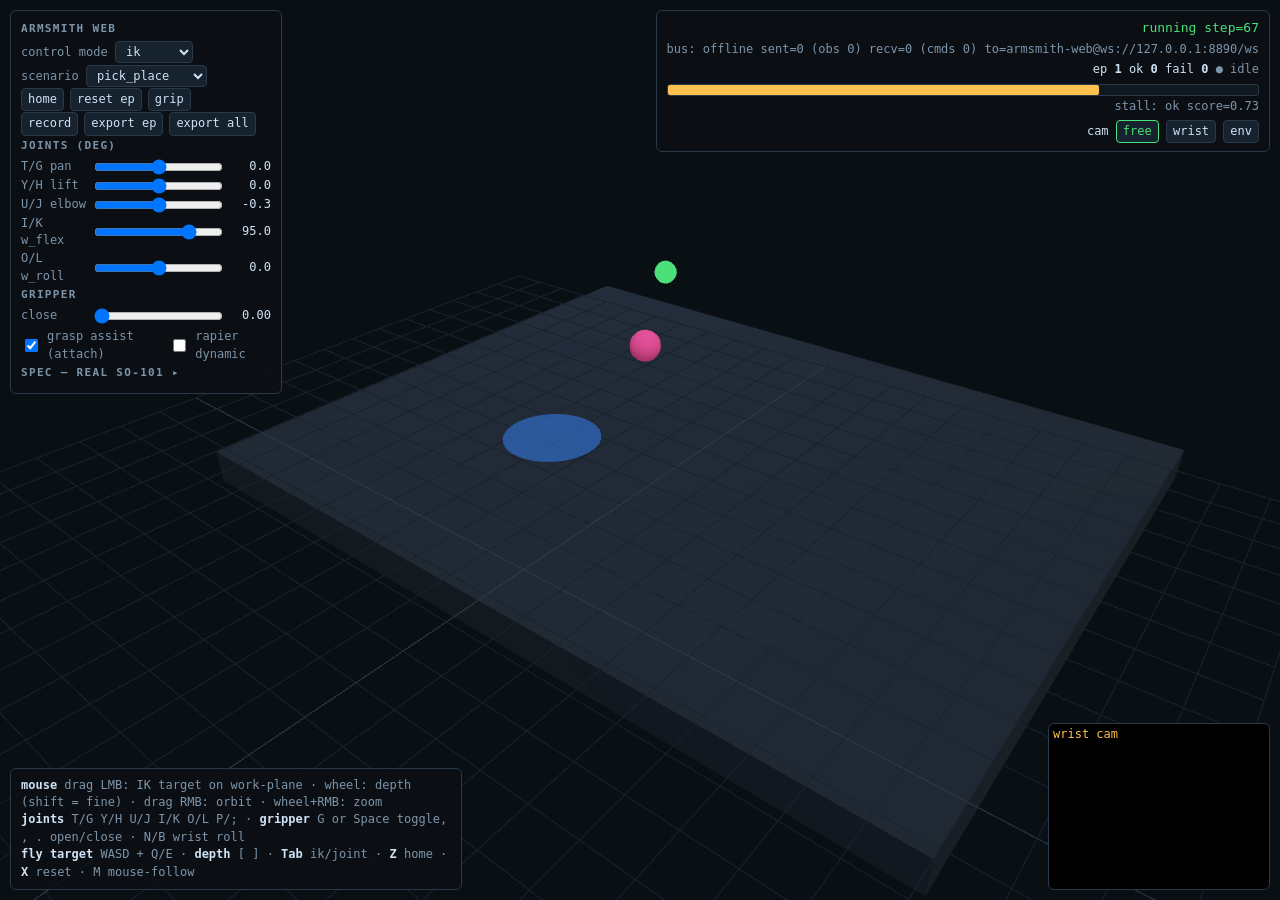
<file: sim/armsmith_web/index.html>
<!doctype html>
<html lang="en">
<head>
<meta charset="utf-8">
<title>ARMSMITH web — SO-101 digital twin (three.js + Rapier)</title>
<meta name="viewport" content="width=device-width, initial-scale=1">
<script type="importmap">
{
  "imports": {
    "three": "./vendor/three.module.js",
    "three/": "./vendor/",
    "@dimforge/rapier3d-compat": "./vendor/rapier_es_compatible.js"
  }
}
</script>
<style>
  :root { --panel: rgba(12,16,22,0.86); --edge:#2a3a4a; --txt:#cfe3f5; --dim:#7d95aa; --ok:#4be07a; --bad:#ff5d5d; --warn:#ffc14d; }
  html,body { margin:0; padding:0; width:100%; height:100%; overflow:hidden; background:#05080c; color:var(--txt);
              font: 12px/1.45 ui-monospace, "JetBrains Mono", Menlo, Consolas, monospace; }
  canvas#view { position:absolute; inset:0; display:block; }
  .panel { position:absolute; background:var(--panel); border:1px solid var(--edge); border-radius:6px; padding:8px 10px; z-index:5; }
  #hud { top:10px; left:10px; width:250px; max-height:calc(100vh - 90px); overflow-y:auto; }
  #hud h3 { margin:2px 0 4px; font-size:11px; letter-spacing:0.12em; color:var(--dim); text-transform:uppercase; }
  #hud label { display:block; margin:2px 0 0; color:var(--dim); }
  #hud .jrow { display:flex; align-items:center; gap:6px; margin:1px 0; }
  #hud .jrow .jlab { width:86px; color:var(--dim); }
  #hud .jrow .jval { width:52px; text-align:right; color:var(--txt); }
  #hud input[type=range] { flex:1; height:14px; }
  select, button { background:#16222e; color:var(--txt); border:1px solid var(--edge); border-radius:4px; padding:2px 6px; font:inherit; }
  button { cursor:pointer; } button:hover { background:#1e3040; }
  button.on { border-color:var(--ok); color:var(--ok); }
  #stats { top:10px; right:10px; text-align:right; min-width:230px; }
  #status { font-size:13px; color:var(--ok); white-space:pre; }
  #busstat { color:var(--dim); white-space:pre; margin-top:3px; }
  #counters { margin-top:3px; } #counters b { color:var(--txt); }
  #stallwrap { margin-top:5px; height:10px; background:#101820; border:1px solid var(--edge); border-radius:3px; position:relative; }
  #stallbar { position:absolute; inset:0; width:0%; background:var(--ok); border-radius:2px; transition:width 120ms, background 200ms; }
  #stalltxt { color:var(--dim); margin-top:2px; }
  #help { bottom:10px; left:10px; color:var(--dim); max-width:430px; }
  #help b { color:var(--txt); }
  #pip { position:absolute; right:10px; bottom:10px; width:220px; height:165px; border:1px solid var(--edge); border-radius:6px; overflow:hidden; z-index:4; background:#000; }
  #pip .tag { position:absolute; top:2px; left:4px; color:var(--warn); text-shadow:0 1px 2px #000; z-index:2; }
  #errOverlay { position:absolute; inset:0; z-index:100; display:none; background:rgba(60,4,4,0.92); color:#ffd9d9;
                padding:30px; font-size:13px; white-space:pre-wrap; overflow:auto; }
  #mocapPanel { display:none; top:10px; left:270px; width:200px; }
  #recdot { color:var(--dim); } #recdot.on { color:var(--bad); }
  a { color:#6fb7ff; }
</style>
</head>
<body>
<canvas id="view"></canvas>

<div id="hud" class="panel">
  <h3>ARMSMITH web</h3>
  <label>control mode
    <select id="modeSel">
      <option value="ik">ik</option>
      <option value="joint">joint</option>
      <option value="script">script</option>
      <option value="mocap">mocap</option>
      <option value="off">off</option>
    </select>
  </label>
  <label>scenario
    <select id="scenSel">
      <option value="reach">reach</option>
      <option value="pick_place" selected>pick_place</option>
      <option value="push_to_zone">push_to_zone</option>
      <option value="stack">stack</option>
    </select>
  </label>
  <div class="jrow"><button id="homeBtn" title="Z">home</button>
       <button id="resetBtn" title="X">reset ep</button>
       <button id="gripBtn" title="G / Space">grip</button></div>
  <div class="jrow"><button id="recordBtn">record</button>
       <button id="expEpBtn" disabled>export ep</button>
       <button id="expAllBtn" disabled>export all</button></div>
  <h3>joints (deg)</h3>
  <div id="jSliders"></div>
  <h3>gripper</h3>
  <div class="jrow"><span class="jlab">close</span><input type="range" id="gripSlider" min="0" max="1" step="0.01" value="0"><span class="jval" id="gripVal">0.00</span></div>
  <div class="jrow"><label style="display:flex;gap:6px;align-items:center"><input type="checkbox" id="assistChk" checked> grasp assist (attach)</label>
       <label style="display:flex;gap:6px;align-items:center"><input type="checkbox" id="physChk"> rapier dynamic</label></div>
  <div id="mocapPanel" class="panel">
    <h3>mocap calib</h3>
    <div class="jrow"><span class="jlab">scale</span><input type="range" id="mcScale" min="0.2" max="3" step="0.01" value="1"><span class="jval" id="mcScaleV">1.00</span></div>
    <div class="jrow"><span class="jlab">off x</span><input type="range" id="mcOx" min="-0.5" max="0.5" step="0.005" value="0"><span class="jval" id="mcOxV">0.000</span></div>
    <div class="jrow"><span class="jlab">off y</span><input type="range" id="mcOy" min="-0.5" max="0.5" step="0.005" value="0"><span class="jval" id="mcOyV">0.000</span></div>
    <div class="jrow"><span class="jlab">off z</span><input type="range" id="mcOz" min="-0.5" max="0.5" step="0.005" value="0"><span class="jval" id="mcOzV">0.000</span></div>
    <label id="mcState" style="color:var(--dim)">no hands seen</label>
  </div>
</div>

<div id="stats" class="panel">
  <div id="status">booting…</div>
  <div id="busstat">bus: connecting…</div>
  <div id="counters">ep <b id="epCount">0</b> ok <b id="okCount">0</b> fail <b id="failCount">0</b> <span id="recdot">● idle</span></div>
  <div id="stallwrap"><div id="stallbar"></div></div>
  <div id="stalltxt">stall: —</div>
  <div style="margin-top:5px">
    cam <button data-cam="free" class="camBtn on">free</button>
        <button data-cam="wrist" class="camBtn">wrist</button>
        <button data-cam="env" class="camBtn">env</button>
  </div>
</div>

<div id="pip"><span class="tag">wrist cam</span></div>

<div id="help" class="panel">
  <b>mouse</b> drag LMB: IK target on work-plane · wheel: depth (shift = fine) · drag RMB: orbit · wheel+RMB: zoom<br>
  <b>joints</b> T/G Y/H U/J I/K O/L P/;  · <b>gripper</b> G or Space toggle, , . open/close · N/B wrist roll<br>
  <b>fly target</b> WASD + Q/E · <b>depth</b> [ ] · <b>Tab</b> ik/joint · <b>Z</b> home · <b>X</b> reset · M mouse-follow
</div>

<div id="errOverlay"><h2>runtime error</h2><div id="errText"></div></div>

<script>
  // Pre-module error net (classic script, runs before any deferred module): catches
  // module-load/evaluation failures that would otherwise die silently — essential for
  // headless testing. main.js re-uses the same helpers.
  window.__armsmithBoot = { t0: Date.now(), module: false, boot: false, step: 0, errors: [] };
  window.__showRuntimeError = function (where, detail) {
    try {
      window.__armsmithBoot.errors.push(String(detail));
      var t = document.getElementById("errText");
      if (t) t.textContent += "\n[" + where + "] " + detail;
      var o = document.getElementById("errOverlay");
      if (o) o.style.display = "block";
    } catch (e) { /* nothing else we can do */ }
  };
  window.onerror = function (msg, src, line, col) {
    window.__showRuntimeError("error", msg + " @ " + src + ":" + line + ":" + col);
  };
  window.addEventListener("unhandledrejection", function (ev) {
    var r = ev.reason;
    window.__showRuntimeError("promise", (r && (r.stack || r.message)) || String(r));
  });
  window.addEventListener("error", function (ev) {
    if (ev.message) window.__showRuntimeError("event", ev.message);
    else if (ev.target && (ev.target.src || ev.target.href))
      window.__showRuntimeError("resource", "failed to load " + (ev.target.src || ev.target.href));
  }, true);
  // heartbeat so virtual-time harnesses always have pending tasks, even while the
  // heavy synchronous Rapier WASM init blocks the renderer; also mirrors boot state
  // into the title for headless diagnostics.
  setInterval(function () {
    window.__armsmithBoot.tick = (window.__armsmithBoot.tick || 0) + 1;
    document.title = "ARMSMITH boot:" + (window.__armsmithBoot.module ? "module" : "nomod") +
      ":" + (window.__armsmithBoot.boot ? "booted" : "init") + " tick=" + window.__armsmithBoot.tick;
  }, 500);
</script>
<script type="module" src="./src/main.js"></script>
</body>
</html>
</file>
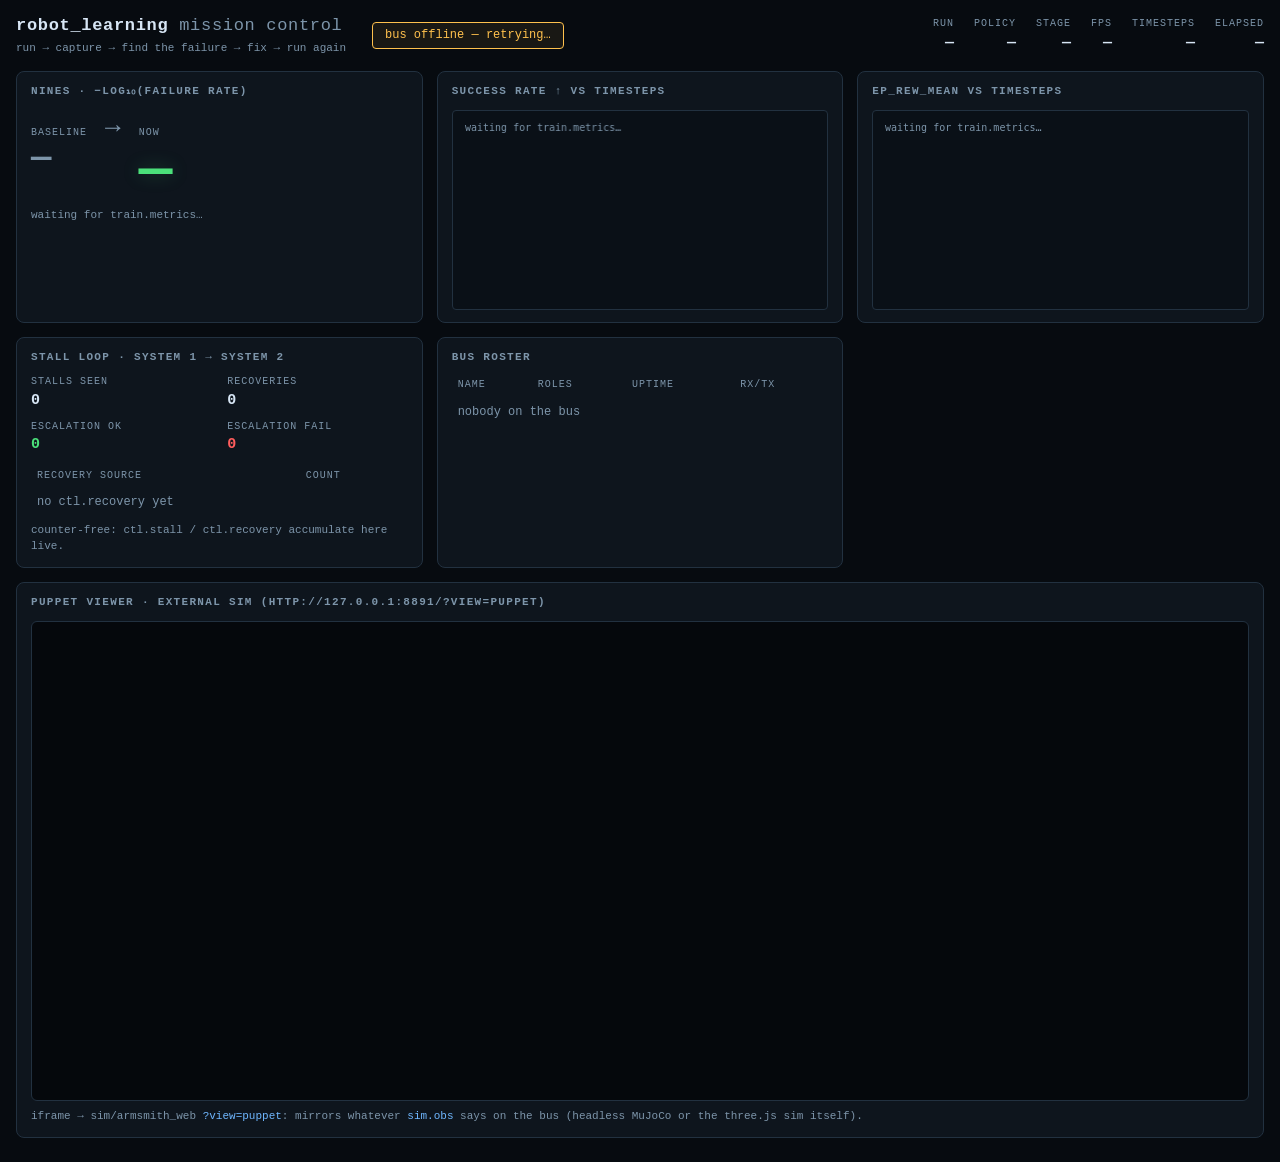
<file: sim/dashboard/index.html>
<!doctype html>
<html lang="en">
<head>
<meta charset="utf-8">
<title>RL mission control — robot_learning</title>
<meta name="viewport" content="width=device-width, initial-scale=1">
<link rel="stylesheet" href="./style.css">
</head>
<body>
<header id="top">
  <div class="brand">
    <h1>robot_learning <span>mission control</span></h1>
    <div class="sub">run → capture → find the failure → fix → run again</div>
  </div>
  <div id="busBanner" class="banner warn">bus offline — retrying…</div>
  <div class="runrow">
    <div class="k"><label>run</label><b id="runField">—</b></div>
    <div class="k"><label>policy</label><b id="policyField">—</b></div>
    <div class="k"><label>stage</label><b id="stageField">—</b></div>
    <div class="k"><label>fps</label><b id="fpsField">—</b></div>
    <div class="k"><label>timesteps</label><b id="tsField">—</b></div>
    <div class="k"><label>elapsed</label><b id="elapsedField">—</b></div>
  </div>
</header>

<main>
  <section id="ninesCard" class="card">
    <h2>nines · −log₁₀(failure rate)</h2>
    <div class="ninesrow">
      <div class="ninesbox before">
        <label>baseline</label>
        <div id="ninesBase" class="nines">—</div>
      </div>
      <div id="ninesArrow" class="arrow" title="baseline → now">→</div>
      <div class="ninesbox after">
        <label>now</label>
        <div id="nines" class="nines">—</div>
      </div>
    </div>
    <div id="ninesDetail" class="detail">waiting for train.metrics…</div>
  </section>

  <section class="card chartcard">
    <h2>success rate ↑ vs timesteps</h2>
    <canvas id="chartSuccess" width="560" height="200"></canvas>
  </section>

  <section class="card chartcard">
    <h2>ep_rew_mean vs timesteps</h2>
    <canvas id="chartReward" width="560" height="200"></canvas>
  </section>

  <section id="stallCard" class="card">
    <h2>stall loop · System 1 → System 2</h2>
    <div class="grid2">
      <div class="k"><label>stalls seen</label><b id="stallCount">0</b></div>
      <div class="k"><label>recoveries</label><b id="recovCount">0</b></div>
      <div class="k"><label>escalation ok</label><b id="escOk" class="good">0</b></div>
      <div class="k"><label>escalation fail</label><b id="escFail" class="bad">0</b></div>
    </div>
    <table id="recovTable">
      <thead><tr><th>recovery source</th><th>count</th></tr></thead>
      <tbody id="recovBody"><tr class="empty"><td colspan="2">no ctl.recovery yet</td></tr></tbody>
    </table>
    <div id="stallDetail" class="detail">counter-free: ctl.stall / ctl.recovery accumulate here live.</div>
  </section>

  <section id="rosterCard" class="card">
    <h2>bus roster</h2>
    <table id="rosterTable">
      <thead><tr><th>name</th><th>roles</th><th>uptime</th><th>rx/tx</th></tr></thead>
      <tbody id="rosterBody"><tr class="empty"><td colspan="4">—</td></tr></tbody>
    </table>
  </section>

  <section class="card wide">
    <h2>puppet viewer · external sim (<span id="puppetSrc">http://127.0.0.1:8891/?view=puppet</span>)</h2>
    <iframe id="puppetFrame" src="about:blank" title="puppet viewer"></iframe>
    <div class="detail">iframe → sim/armsmith_web <code>?view=puppet</code>: mirrors whatever <code>sim.obs</code> says on the bus (headless MuJoCo or the three.js sim itself).</div>
  </section>
</main>

<noscript>needs JavaScript</noscript>
<script src="./app.js" defer></script>
</body>
</html>
</file>
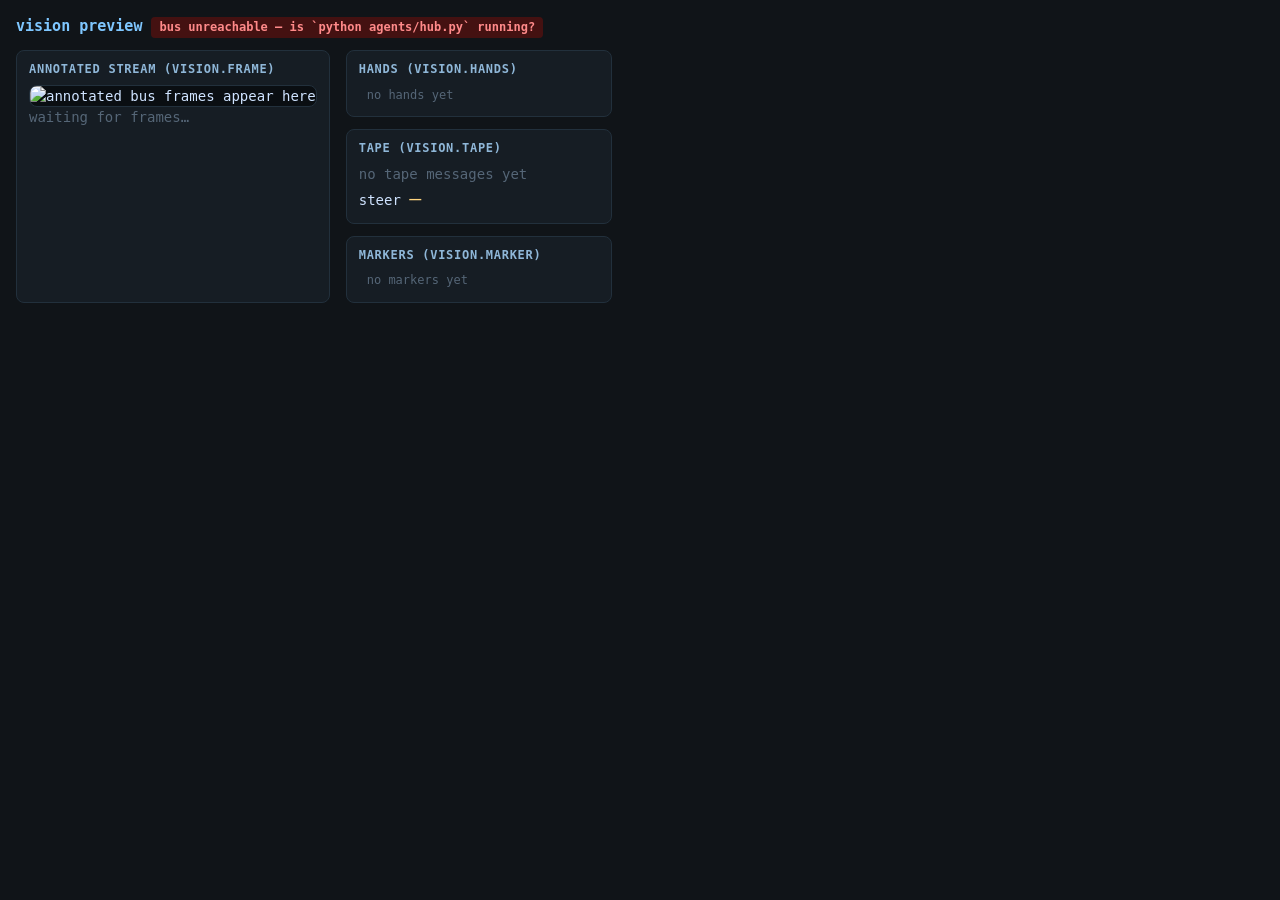
<file: vision/preview/index.html>
<!DOCTYPE html>
<!--
  vision/preview/index.html — zero-build bus preview (plain JS, no CDN).

  Serves over any static server (or file://), connects to the Robot Bus,
  subscribes to the high-rate vision topics and shows:
    - the annotated video (vision.frame JPEG, ≤10 fps)
    - live hand numbers (vision.hands): handedness, pinch/fist, ee_target
    - tape tracker state (vision.tape): centroid, steer
    - ArUco markers (vision.marker): id, camera-frame position, yaw

  Usage:
    python -m http.server 8892 --directory vision   # any static server
    open http://127.0.0.1:8892/preview/index.html?port=8890

  URL params: ?port=NNNN (bus port; default probes 8890..8899),
  ?host=… (default = page host), ?ws=ws://… (full URL override).

  Protocol per docs/PROTOCOL.md: JSON envelopes on one WebSocket; high-rate
  topics are opt-in via {"topic":"bus.sub","data":{"topics":[...]}}.
-->
<html lang="en">
<head>
<meta charset="utf-8">
<meta name="viewport" content="width=device-width, initial-scale=1">
<title>robot_learning · vision preview</title>
<style>
  :root { color-scheme: dark; }
  body { font: 14px/1.45 monospace; background: #101418; color: #cfe3ff;
         margin: 16px; }
  h1 { font-size: 15px; margin: 0 0 10px; color: #7fc7ff; }
  #status { font-size: 12px; padding: 2px 8px; border-radius: 4px;
            background: #233; display: inline-block; }
  #status.ok { background: #143; color: #7dff9e; }
  #status.err { background: #411; color: #ff8a8a; }
  .row { display: flex; gap: 16px; flex-wrap: wrap; margin-top: 12px; }
  .panel { background: #161d24; border: 1px solid #22303c; border-radius: 8px;
           padding: 10px 12px; min-width: 240px; }
  .panel h2 { font-size: 12px; margin: 0 0 6px; color: #8fb7d8;
              text-transform: uppercase; letter-spacing: .06em; }
  #video { max-width: 640px; width: 100%; border-radius: 8px;
           background: #0a0e12; border: 1px solid #22303c; }
  table { border-collapse: collapse; font-size: 12px; }
  td, th { padding: 2px 8px; text-align: left; }
  td.num { color: #9fe; font-variant-numeric: tabular-nums; }
  .muted { color: #567; }
  .big { font-size: 20px; color: #ffd57f; }
</style>
</head>
<body>
<h1>vision preview <span id="status">connecting…</span></h1>

<div class="row">
  <div class="panel">
    <h2>annotated stream (vision.frame)</h2>
    <img id="video" alt="annotated bus frames appear here">
    <div class="muted" id="fpsline">waiting for frames…</div>
  </div>

  <div>
    <div class="panel">
      <h2>hands (vision.hands)</h2>
      <table id="hands"><tr><td class="muted">no hands yet</td></tr></table>
    </div>
    <div class="panel" style="margin-top:12px">
      <h2>tape (vision.tape)</h2>
      <div id="tape" class="muted">no tape messages yet</div>
      <div>steer <span id="steer" class="big">—</span></div>
    </div>
    <div class="panel" style="margin-top:12px">
      <h2>markers (vision.marker)</h2>
      <table id="markers"><tr><td class="muted">no markers yet</td></tr></table>
    </div>
  </div>
</div>

<script>
"use strict";
const $ = (id) => document.getElementById(id);
const statusEl = $("status");
function setStatus(txt, cls) {
  statusEl.textContent = txt;
  statusEl.className = cls || "";
}

// ---- bus URL resolution ------------------------------------------------
const qs = new URLSearchParams(location.search);
function candidateUrls() {
  if (qs.get("ws")) return [qs.get("ws")];
  const host = qs.get("host") || location.hostname || "127.0.0.1";
  const ports = qs.get("port") ? [qs.get("port")]
    : ["8890","8891","8892","8893","8894","8895","8896","8897","8898","8899"];
  return ports.map((p) => `ws://${host}:${p}/ws`);
}

// ---- connection ---------------------------------------------------------
let ws, retries = 0;
function connect() {
  const urls = candidateUrls();
  let i = 0;
  const tryNext = () => {
    if (i >= urls.length) {
      setStatus("bus unreachable — is `python agents/hub.py` running?", "err");
      retries++;
      setTimeout(connect, Math.min(5000, 1000 * retries));
      return;
    }
    const url = urls[i++];
    setStatus(`connecting ${url} …`);
    let opened = false;
    let sock;
    try { sock = new WebSocket(url); } catch { tryNext(); return; }
    sock.onopen = () => {
      opened = true;
      ws = sock;
      // hello per PROTOCOL.md; roster reply names us (must stay unique)
      sock.send(JSON.stringify({ topic: "bus.hello",
        data: { name: "vision-preview", roles: ["viewer"], caps: [] } }));
      // high-rate topics are opt-in
      sock.send(JSON.stringify({ topic: "bus.sub",
        data: { topics: ["vision.frame", "vision.hands", "vision.tape",
                         "vision.marker"] } }));
      setStatus("connected " + url, "ok");
      retries = 0;
    };
    sock.onmessage = (ev) => { let m; try { m = JSON.parse(ev.data); }
                               catch { return; }
                               if (m && m.topic) route(m); };
    sock.onclose = () => {
      if (opened) { setStatus("disconnected — retrying", "err"); retries = 0;
                    setTimeout(connect, 1000); }
      else tryNext();
    };
  };
  tryNext();
}

// ---- topic routing ------------------------------------------------------
let frameCount = 0, frameT0 = 0, lastFrameAt = 0;
function route(m) {
  const d = m.data || {};
  if (m.topic === "vision.frame" && d.jpeg_b64) {
    // Only show the newest producers, any of hands/tape/marker is fine.
    $("video").src = "data:image/jpeg;base64," + d.jpeg_b64;
    frameCount++;
    const now = performance.now();
    if (!frameT0) frameT0 = now;
    if (now - lastFrameAt > 500) {
      const fps = frameCount / ((now - frameT0) / 1000);
      $("fpsline").textContent =
        `${fps.toFixed(1)} fps · from ${d.from || "?"} · ${d.w}×${d.h}`;
      lastFrameAt = now;
    }
  } else if (m.topic === "vision.hands") {
    renderHands(d);
  } else if (m.topic === "vision.tape") {
    renderTape(d);
  } else if (m.topic === "vision.marker") {
    renderMarkers(d);
  }
}

function renderHands(d) {
  const hands = d.hands || [];
  if (!hands.length) {
    $("hands").innerHTML = '<tr><td class="muted">no hands in view</td></tr>';
    return;
  }
  let html = "<tr><th>hand</th><th>pinch</th><th>fist</th><th>ee_target (m)</th></tr>";
  for (const h of hands) {
    const ee = (h.ee_target || []).map((v) => (+v).toFixed(3)).join(", ");
    html += `<tr><td>${h.handedness}</td>` +
            `<td class="num">${(+h.pinch).toFixed(2)}</td>` +
            `<td class="num">${(+h.fist).toFixed(2)}</td>` +
            `<td class="num">[${ee}]</td></tr>`;
  }
  html += `<tr><td colspan="4" class="muted">tracker ` +
          `${(+d.fps).toFixed(0)} fps · infer ${(+d.infer_ms).toFixed(1)} ms</td></tr>`;
  $("hands").innerHTML = html;
}

function renderTape(d) {
  const t = (d.targets && d.targets[0]) || null;
  if (t) {
    $("tape").innerHTML = `cx ${(+t.cx).toFixed(3)} · cy ${(+t.cy).toFixed(3)}` +
      ` · area ${(+t.area).toFixed(4)}`;
    const s = +d.steer;
    $("steer").textContent = (s >= 0 ? "+" : "") + s.toFixed(2);
    $("steer").style.color = s > 0.05 ? "#8dffb0" : s < -0.05 ? "#ff9d9d" : "#ffd57f";
  } else {
    $("tape").textContent = "no tape in view";
    $("steer").textContent = "0.00";
  }
}

function renderMarkers(d) {
  const ms = d.markers || [];
  if (!ms.length) {
    $("markers").innerHTML = '<tr><td class="muted">no markers in view</td></tr>';
    return;
  }
  let html = "<tr><th>id</th><th>pos_m (camera)</th><th>yaw</th></tr>";
  for (const m of ms) {
    html += `<tr><td>${m.id}</td>` +
      `<td class="num">[${m.pos_m.map((v) => (+v).toFixed(2)).join(", ")}]</td>` +
      `<td class="num">${(+m.yaw_deg).toFixed(0)}°</td></tr>`;
  }
  $("markers").innerHTML = html;
}

connect();
</script>
</body>
</html>
</file>
<file: sim/dashboard/style.css>
/* dashboard style — dark mission-control, zero-build, no CDN */
:root {
  --bg: #070b10; --panel: #0e151d; --edge: #223140; --txt: #d7e6f5; --dim: #7d95aa;
  --ok: #4be07a; --bad: #ff5d5d; --warn: #ffc14d; --accent: #6fb7ff; --mono: ui-monospace, "JetBrains Mono", Menlo, Consolas, monospace;
}
* { box-sizing: border-box; }
html, body { margin: 0; padding: 0; background: var(--bg); color: var(--txt); font: 13px/1.45 var(--mono); }
body { padding: 14px 16px 24px; }

header#top { display: flex; flex-wrap: wrap; align-items: center; gap: 14px 26px; margin-bottom: 14px; }
header h1 { font-size: 17px; margin: 0; letter-spacing: .04em; }
header h1 span { color: var(--dim); font-weight: 400; }
header .sub { color: var(--dim); font-size: 11px; margin-top: 2px; }
.banner { padding: 4px 12px; border-radius: 4px; font-size: 12px; border: 1px solid; }
.banner.warn { color: var(--warn); border-color: var(--warn); background: rgba(255,193,77,.07); }
.banner.ok { color: var(--ok); border-color: var(--ok); background: rgba(75,224,122,.06); }

.runrow { display: flex; gap: 20px; flex-wrap: wrap; margin-left: auto; }
.runrow .k { text-align: right; }
.k label { display: block; color: var(--dim); font-size: 10px; text-transform: uppercase; letter-spacing: .1em; }
.k b { font-size: 15px; font-weight: 600; }
.k b.good { color: var(--ok); } .k b.bad { color: var(--bad); }

main { display: grid; grid-template-columns: repeat(auto-fit, minmax(320px, 1fr)); gap: 14px; }
.card { background: var(--panel); border: 1px solid var(--edge); border-radius: 8px; padding: 12px 14px; min-width: 0; }
.card.wide { grid-column: 1 / -1; }
.card h2 { margin: 0 0 10px; font-size: 11px; color: var(--dim); text-transform: uppercase; letter-spacing: .12em; }
.detail { color: var(--dim); font-size: 11px; margin-top: 8px; }
.detail code { color: var(--accent); }

.ninesrow { display: flex; align-items: baseline; gap: 18px; }
.ninesbox label { color: var(--dim); font-size: 10px; text-transform: uppercase; letter-spacing: .1em; }
.nines { font-size: 56px; font-weight: 700; line-height: 1.05; font-variant-numeric: tabular-nums; }
.ninesbox.before .nines { color: var(--dim); font-size: 34px; }
.ninesbox.after .nines { color: var(--ok); text-shadow: 0 0 18px rgba(75,224,122,.25); }
.ninesbox.after .nines.down { color: var(--bad); text-shadow: 0 0 18px rgba(255,93,93,.25); }
.arrow { font-size: 26px; color: var(--dim); }

.grid2 { display: grid; grid-template-columns: 1fr 1fr; gap: 8px 16px; }
table { width: 100%; border-collapse: collapse; margin-top: 10px; font-size: 12px; }
th { text-align: left; color: var(--dim); font-weight: 400; font-size: 10px; text-transform: uppercase; letter-spacing: .1em; padding: 3px 6px; }
td { padding: 3px 6px; border-top: 1px solid #16222e; }
tr.empty td { color: var(--dim); border: none; padding-top: 8px; }

canvas#chartSuccess, canvas#chartReward { width: 100%; height: 200px; display: block; background: #0a1017; border: 1px solid var(--edge); border-radius: 4px; }

iframe#puppetFrame { width: 100%; height: 480px; border: 1px solid var(--edge); border-radius: 6px; background: #05080c; display: block; }
</file>
